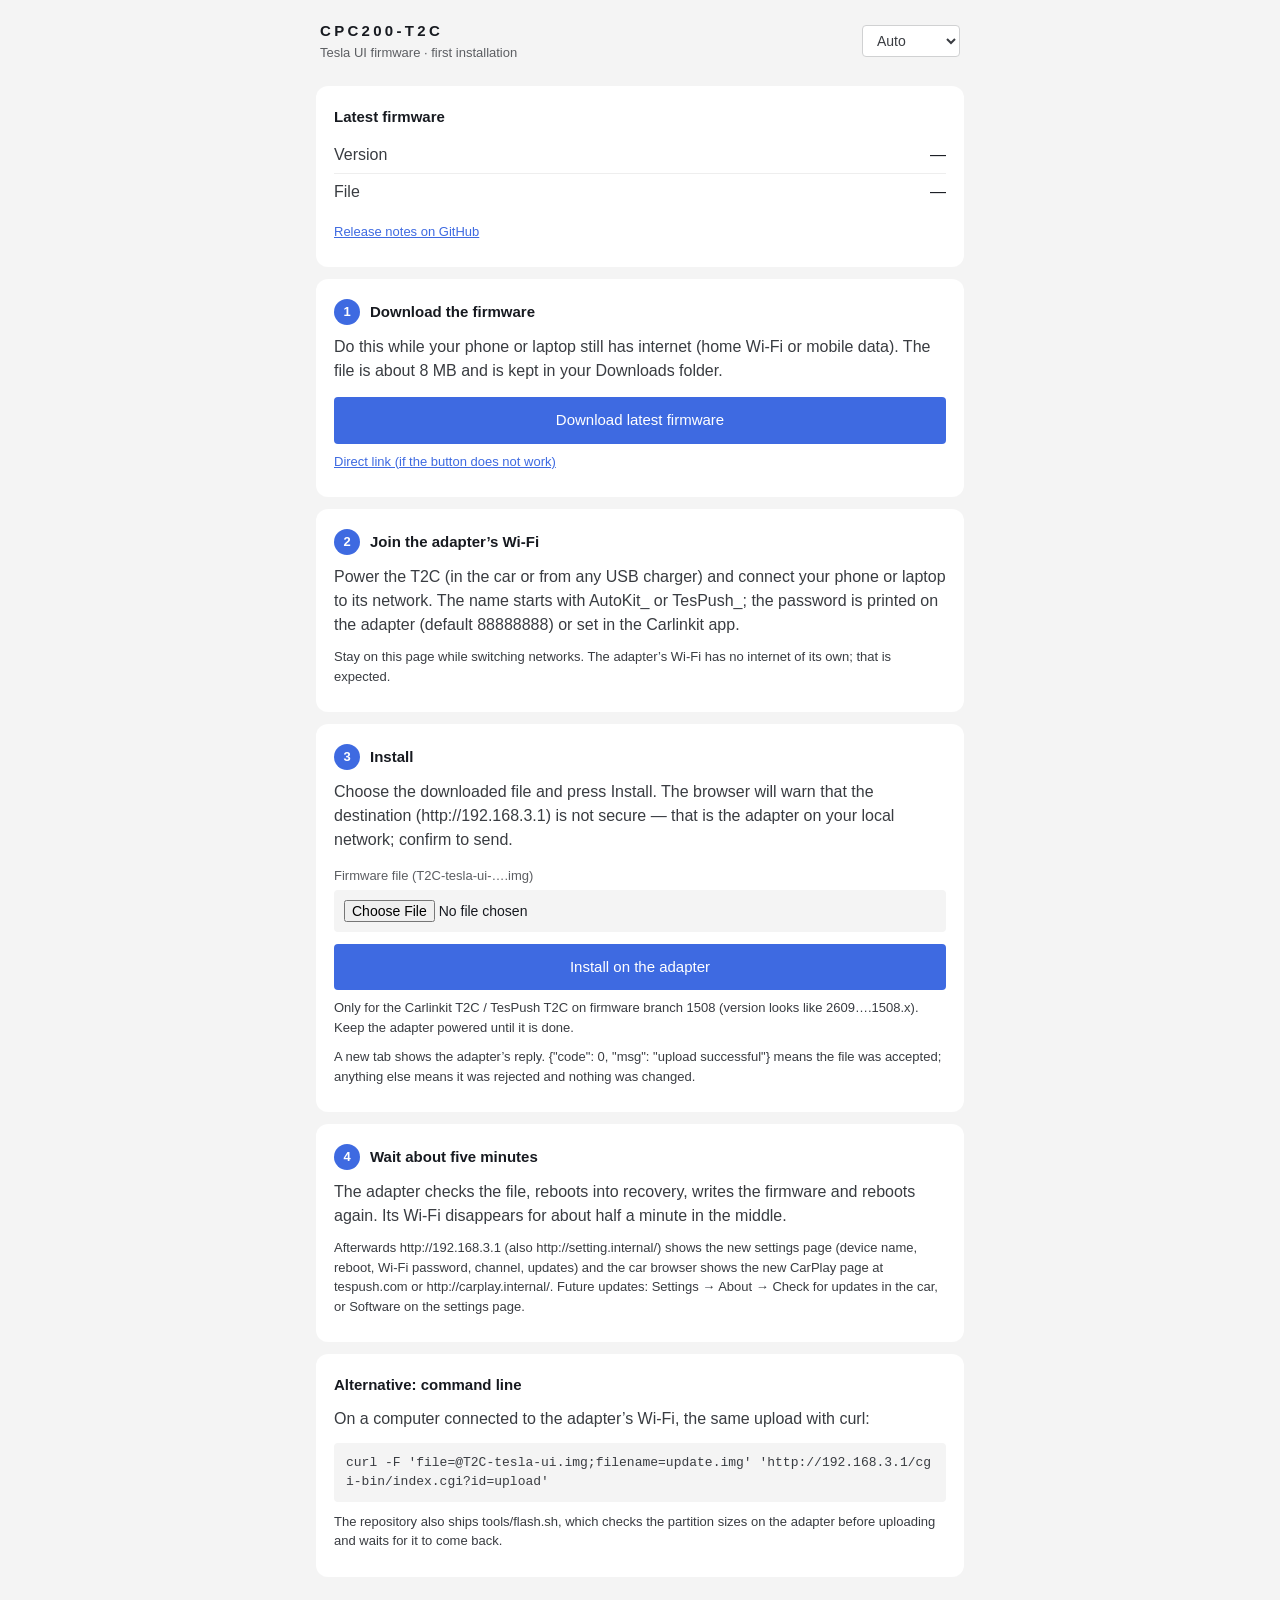
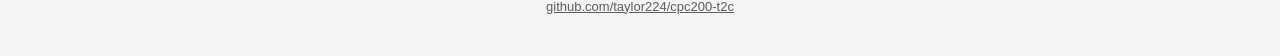
<file: docs/index.html>
<!doctype html>
<html lang="en">
<head>
<meta charset="utf-8">
<meta name="viewport" content="width=device-width, initial-scale=1, viewport-fit=cover">
<meta name="color-scheme" content="light dark">
<title>CPC200-T2C firmware installer</title>
<link rel="stylesheet" href="install.css">
</head>
<body>
<header class="top">
  <div class="brand"><span class="brand-name">CPC200‑T2C</span><span class="brand-sub" data-i18n="sub"></span></div>
  <select id="lang" class="lang" aria-label="Language">
    <option value="auto">Auto</option>
    <option value="en">English</option>
    <option value="ko">한국어</option>
    <option value="ja">日本語</option>
    <option value="zh-CN">简体中文</option>
    <option value="zh-TW">繁體中文</option>
  </select>
</header>
<main>
  <section class="card">
    <h2 data-i18n="latest"></h2>
    <div class="row"><span data-i18n="version"></span><b id="ver">…</b></div>
    <div class="row"><span data-i18n="file"></span><b id="file">…</b></div>
    <p class="hint" id="msg"></p>
    <p class="hint"><a id="release-link" href="https://github.com/taylor224/cpc200-t2c/releases" target="_blank" rel="noopener" data-i18n="notes"></a></p>
  </section>

  <section class="card">
    <h2><span class="step">1</span><span data-i18n="s1.title"></span></h2>
    <p data-i18n="s1.text"></p>
    <div class="actions">
      <button class="btn btn-primary" id="btn-download" data-i18n="s1.button"></button>
    </div>
    <div id="dl-prog" class="prog hidden"><div class="bar"><div id="dl-bar"></div></div><div id="dl-msg"></div></div>
    <p class="hint"><a id="direct-link" href="#" download data-i18n="s1.direct"></a></p>
  </section>

  <section class="card">
    <h2><span class="step">2</span><span data-i18n="s2.title"></span></h2>
    <p data-i18n="s2.text"></p>
    <p class="hint" data-i18n="s2.hint"></p>
  </section>

  <section class="card">
    <h2><span class="step">3</span><span data-i18n="s3.title"></span></h2>
    <p data-i18n="s3.text"></p>
    <form id="upload-form" method="POST" enctype="multipart/form-data" action="http://192.168.3.1/cgi-bin/index.cgi?id=upload" target="t2c-reply">
      <label class="field"><span data-i18n="s3.pick"></span><input type="file" name="file" id="in-file" accept=".img,application/octet-stream" required></label>
      <div class="actions"><button class="btn btn-primary" type="submit" id="btn-install" data-i18n="s3.button"></button></div>
    </form>
    <p class="hint" data-i18n="s3.warn"></p>
    <p class="hint" data-i18n="s3.reply"></p>
  </section>

  <section class="card">
    <h2><span class="step">4</span><span data-i18n="s4.title"></span></h2>
    <p data-i18n="s4.text"></p>
    <div id="inst-prog" class="prog hidden">
      <ol class="stages" id="inst-stages">
        <li data-s="send" data-i18n="p.send"></li><li data-s="verify" data-i18n="p.verify"></li><li data-s="write" data-i18n="p.write"></li><li data-s="done" data-i18n="p.done"></li>
      </ol>
      <div class="bar"><div id="inst-bar"></div></div>
      <div class="prog-line"><span id="inst-msg"></span><b id="inst-pct"></b></div>
      <p class="hint" id="inst-eta"></p>
      <div class="actions">
        <a class="btn btn-primary hidden" id="inst-open" href="http://192.168.3.1/" target="_blank" rel="noopener" data-i18n="p.open"></a>
        <button class="btn" type="button" id="inst-cancel" data-i18n="p.cancel"></button>
      </div>
      <p class="hint" data-i18n="p.estimate"></p>
    </div>
    <p class="hint" data-i18n="s4.after"></p>
  </section>

  <section class="card">
    <h2 data-i18n="alt.title"></h2>
    <p data-i18n="alt.text"></p>
    <pre id="curl">curl -F 'file=@T2C-tesla-ui.img;filename=update.img' 'http://192.168.3.1/cgi-bin/index.cgi?id=upload'</pre>
    <p class="hint" data-i18n="alt.hint"></p>
  </section>
  <footer class="foot"><a href="https://github.com/taylor224/cpc200-t2c" target="_blank" rel="noopener">github.com/taylor224/cpc200-t2c</a></footer>
</main>
<script src="install.js"></script>
</body>
</html>
</file>
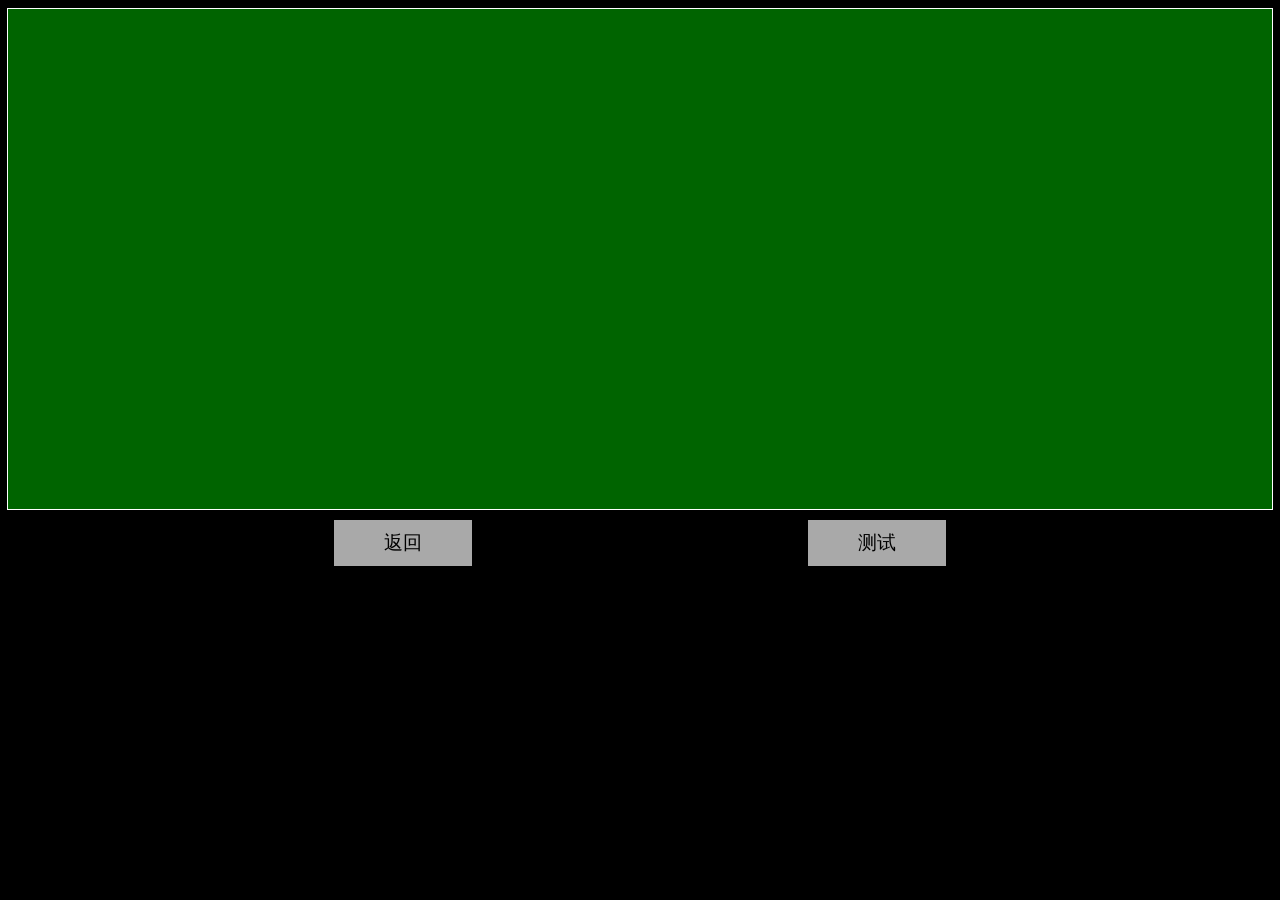
<file: docs/original-www/mic.html>
<html>
<head>
<title>microphone test</title>
<meta charset="utf-8">
<style>
body {
    background-color:black;
    display: flex;
    flex-direction: column;
    align-items: center;
}
.buttons {
    display: flex;
    width: 100%;
    justify-content: space-evenly;
}
.button {
    font-size: larger;
    background-color:darkgrey;
    padding: 10px 50px;
    margin: 10px;
}
.ok {
    color: green;
}
.ng {
    color: red;
}
p {
    font-size:larger;
}
canvas {
    width: 100%;
    height: 500px;
    border: 1px solid white;
    background-color:darkgreen;
}
a {
    display: flex;
    align-items: center;
    text-decoration: none;
    color: black;
}
</style>
</head>
<body>
<canvas id="wave" width="2000" height="2000"></canvas>
<div class="buttons"><div class="button"><a href="/">返回</a></div><div class="button"><a id="mic" href="#">测试</a></div></div>
<p id="res"></p>
<script>
var test_mic = false;
document.addEventListener("DOMContentLoaded", function() {
    var vid = document.getElementById('mic');
    mic.addEventListener('click', function() {
        if (test_mic) {
            return;
        }
        test_mic = true;
        var n = document.getElementById('res');
        n.innerHTML = 'waiting...';
        n = document.getElementById('wave');
        n = n.getContext('2d');
        n.fillStyle = 'darkgreen';
        n.beginPath();
        n.fillRect(0,0,2000,2000);
        n.closePath();
        fetch('/mic_test.pcm').then(r => r.arrayBuffer()).then(a => {
            var pcm = new Int16Array(a.slice(2000));
            var n = document.getElementById('wave');
            let x = 0;
            let y = 1000 - pcm[0] / 4;
            let b = pcm[0];
            let c = pcm[0];

            n = n.getContext('2d');
            n.lineWidth = 2;
            n.strokeStyle = 'greenyellow';

            for (;;) {
                n.moveTo(x, y);
                x ++;
                y = 1000 - pcm[x] / 4;
                if (pcm[x] < b) {
                    b = pcm[x];
                } else if (pcm[x] > c) {
                    c = pcm[x];
                }
                if (y < 0) {
                    y = 0;
                } else if (y > 1999) {
                    y = 1999;
                }
                n.lineTo(x, y);
                if (x > 1998) {
                    break;
                }
            }
            n.stroke();
            n = document.getElementById('res');
            if (b < -200 || c > 200) {
                n.className = 'ok';
                n.innerHTML = 'microphone test OK (' + [b, c] + ')';
            } else {
                n.className = 'ng';
                n.innerHTML = 'microphone test fail (' + [b, c] + ')';
            }
        }).catch(e => console.log(e.message)).finally(() => {
            test_mic = false;
        });
    });
});
</script>
</body>
</html>
</file>
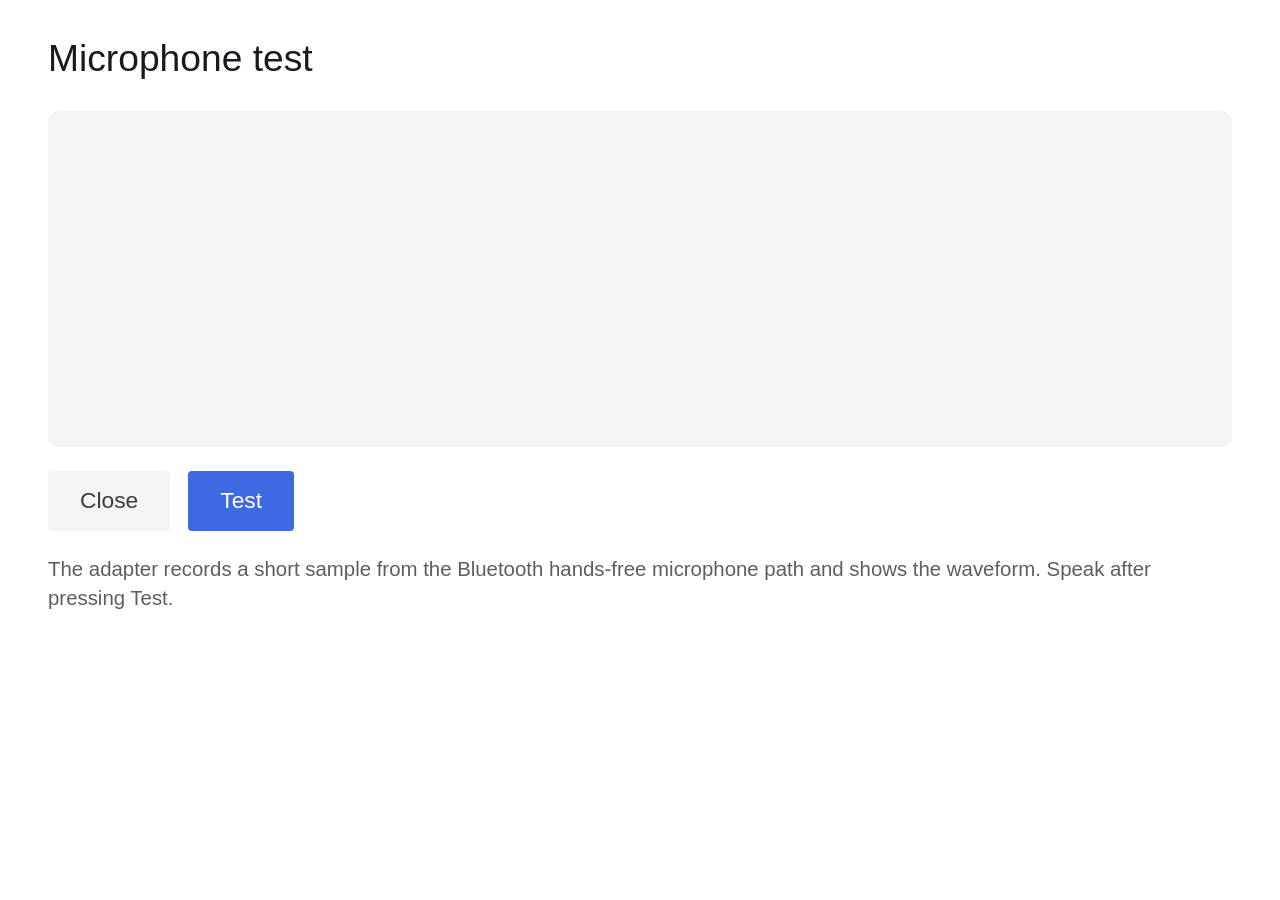
<file: src/www/mic.html>
<!doctype html>
<html lang="en">
<head>
<meta charset="utf-8">
<title>Microphone test</title>
<meta name="viewport" content="width=device-width, initial-scale=1">
<script src="js/boot.js"></script>
<link rel="stylesheet" href="css/styles.css">
<style>
  body { overflow: auto; }
  .wrap { max-width: 56rem; margin: 0 auto; padding: 1.5rem 2rem; }
  .wave { width: 100%; height: 14rem; border-radius: var(--r-card); background: var(--surface-alt); display: block; }
  .bar { display: flex; gap: 0.75rem; margin: 1rem 0; align-items: center; flex-wrap: wrap; }
  .res { font-weight: 500; }
  .res.ok { color: #1FB05A; } .res.ng { color: var(--danger); }
</style>
</head>
<body>
<div class="wrap">
  <h2 class="page-title" data-i18n="sys.mic_test">Microphone test</h2>
  <canvas id="wave" class="wave" width="1600" height="400"></canvas>
  <div class="bar">
    <a class="btn btn-secondary" href="/" data-i18n="dlg.close">Close</a>
    <button class="btn btn-primary" id="mic">Test</button>
    <span id="res" class="res"></span>
  </div>
  <p class="muted small">The adapter records a short sample from the Bluetooth hands-free microphone path and shows the waveform. Speak after pressing Test.</p>
</div>
<script src="js/i18n.js"></script>
<script>
(function () {
  I18N.init();
  var busy = false;
  var c = document.getElementById('wave'), ctx = c.getContext('2d');
  function clear() {
    ctx.fillStyle = getComputedStyle(document.body).getPropertyValue('--surface-alt') || '#f4f4f4';
    ctx.fillRect(0, 0, c.width, c.height);
  }
  clear();
  document.getElementById('mic').onclick = function () {
    if (busy) return;
    busy = true;
    var res = document.getElementById('res'); res.className = 'res'; res.textContent = '…';
    clear();
    fetch('/mic_test.pcm', { cache: 'no-store' }).then(function (r) { return r.arrayBuffer(); }).then(function (a) {
      var pcm = new Int16Array(a.slice(2000));
      var n = Math.min(pcm.length, c.width);
      var min = 0, max = 0;
      ctx.lineWidth = 2; ctx.strokeStyle = '#3E6AE1'; ctx.beginPath();
      for (var x = 0; x < n; x++) {
        var v = pcm[Math.floor(x * pcm.length / n)];
        if (v < min) min = v; if (v > max) max = v;
        var y = c.height / 2 - v * (c.height / 2) / 32768;
        if (x === 0) ctx.moveTo(x, y); else ctx.lineTo(x, y);
      }
      ctx.stroke();
      var ok = min < -200 || max > 200;
      res.className = 'res ' + (ok ? 'ok' : 'ng');
      res.textContent = (ok ? 'OK' : 'FAIL') + ' (' + min + ', ' + max + ')';
    }).catch(function (e) { res.className = 'res ng'; res.textContent = e.message; }).then(function () { busy = false; });
  };
})();
</script>
</body>
</html>
</file>
<file: docs/install.css>
:root {
  --blue: #3E6AE1; --white: #FFFFFF; --ash: #F4F4F4; --carbon: #171A20; --graphite: #393C41; --pewter: #5C5E62; --cloud: #EEEEEE; --silver: #D0D1D2;
  --bg: var(--ash); --surface: var(--white); --text: var(--carbon); --text-2: var(--graphite); --text-3: var(--pewter);
  --divider: var(--cloud); --border: var(--silver); --control: var(--ash); --r-ctl: 4px; --r-card: 12px;
}
@media (prefers-color-scheme: dark) {
  :root { --bg: #0F1115; --surface: var(--carbon); --text: #FFFFFF; --text-2: #D8DADF; --text-3: #A0A3A9; --divider: #2A2F37; --border: #3A3F48; --control: #262B33; }
}
* { margin: 0; padding: 0; box-sizing: border-box; }
body { font-family: -apple-system, BlinkMacSystemFont, "Segoe UI", Roboto, "Helvetica Neue", Arial, "Noto Sans", "Apple SD Gothic Neo", "Hiragino Sans", "PingFang SC", "Malgun Gothic", sans-serif;
  font-size: 16px; line-height: 1.5; color: var(--text); background: var(--bg); -webkit-font-smoothing: antialiased; }
.top { display: flex; align-items: center; justify-content: space-between; padding: 20px 20px 8px; max-width: 680px; margin: 0 auto; }
.brand-name { display: block; font-size: 15px; font-weight: 600; letter-spacing: 0.22em; }
.brand-sub { display: block; font-size: 13px; color: var(--text-3); }
.lang { font: inherit; font-size: 14px; color: var(--text-2); background: var(--surface); border: 1px solid var(--border); border-radius: var(--r-ctl); padding: 6px 10px; }
main { padding: 4px 16px 40px; max-width: 680px; margin: 0 auto; }
.card { background: var(--surface); border-radius: var(--r-card); padding: 6px 18px 18px; margin-top: 12px; }
.card h2 { display: flex; align-items: center; gap: 10px; font-size: 15px; font-weight: 600; padding: 14px 0 8px; }
.step { display: inline-flex; align-items: center; justify-content: center; width: 26px; height: 26px; border-radius: 50%; background: var(--blue); color: #fff; font-size: 13px; font-weight: 600; }
.card p { color: var(--text-2); padding: 2px 0 8px; }
.row { display: flex; justify-content: space-between; gap: 12px; padding: 6px 0; border-top: 1px solid var(--divider); }
.row:first-of-type { border-top: 0; }
.row > span { color: var(--text-2); } .row > b { font-weight: 500; text-align: right; word-break: break-all; }
.hint { font-size: 13px; color: var(--text-3); }
.hint a { color: var(--blue); }
.hidden { display: none !important; }
.actions { display: flex; flex-wrap: wrap; gap: 10px; padding: 6px 0; }
.btn { font: inherit; font-size: 15px; font-weight: 500; color: var(--text); background: var(--control); border: 0; border-radius: var(--r-ctl); padding: 12px 18px; flex: 1 1 auto; cursor: pointer; }
.btn-primary { background: var(--blue); color: #fff; }
.btn[disabled] { opacity: 0.45; pointer-events: none; }
.field { display: block; padding: 6px 0; }
.field > span { display: block; font-size: 13px; color: var(--text-3); margin-bottom: 4px; }
.field input[type=file] { width: 100%; font: inherit; font-size: 14px; color: var(--text); background: var(--control); border-radius: var(--r-ctl); padding: 10px; }
.prog { padding: 8px 0 4px; }
.bar { height: 6px; background: var(--control); border-radius: 3px; overflow: hidden; }
.bar > div { height: 100%; width: 0; background: var(--blue); transition: width 0.3s linear; }
#dl-msg { font-size: 13px; color: var(--text-3); padding-top: 6px; }
.prog-line { display: flex; justify-content: space-between; gap: 12px; font-size: 13px; color: var(--text-2); padding-top: 6px; }
.prog-line b { font-weight: 600; font-variant-numeric: tabular-nums; }
.stages { list-style: none; display: flex; gap: 4px; padding: 0 0 10px; margin: 0; counter-reset: stg; }
.stages li { flex: 1 1 0; min-width: 0; font-size: 12px; line-height: 1.3; color: var(--text-3); padding-top: 6px; border-top: 3px solid var(--control); counter-increment: stg; }
.stages li::before { content: counter(stg) ". "; }
.stages li.done { color: var(--text-2); border-top-color: var(--blue); }
.stages li.now { color: var(--text); font-weight: 600; border-top-color: var(--blue); }
a.btn { text-align: center; text-decoration: none; }
pre { font: 13px/1.5 ui-monospace, Menlo, Consolas, monospace; white-space: pre-wrap; word-break: break-all; background: var(--control); border-radius: var(--r-ctl); padding: 10px 12px; color: var(--text-2); margin: 4px 0 8px; }
.foot { text-align: center; font-size: 13px; color: var(--text-3); padding: 20px 0 0; }
.foot a { color: var(--text-3); }
</file>
<file: src/www/css/styles.css>
/* T2C Tesla web UI — design tokens follow DESIGN.md (Tesla-inspired):
 * white canvas, one accent (Electric Blue #3E6AE1), Carbon/Graphite/Pewter text,
 * 4px radius on controls, 12px on large surfaces, 0.33s transitions, no shadows,
 * no gradients. Dark variant uses Carbon Dark surfaces for night driving.
 * Sizes are in rem; the root font size is derived from devicePixelRatio in index.in.
 */

:root {
  --blue: #3E6AE1;
  --blue-hover: #3457B1;
  --white: #FFFFFF;
  --ash: #F4F4F4;
  --carbon: #171A20;
  --graphite: #393C41;
  --pewter: #5C5E62;
  --fog: #8E8E8E;
  --cloud: #EEEEEE;
  --silver: #D0D1D2;
  --danger: #B12E2E;

  --bg: var(--white);
  --surface: var(--white);
  --surface-alt: var(--ash);
  --text: var(--carbon);
  --text-2: var(--graphite);
  --text-3: var(--pewter);
  --placeholder: var(--fog);
  --divider: var(--cloud);
  --border: var(--silver);
  --control: var(--ash);
  --control-on: var(--white);
  --art-stroke: #B9BCC2;
  --art-screen: #F4F4F4;

  --t: 0.33s cubic-bezier(0.5, 0, 0, 0.75);
  --r-ctl: 4px;
  --r-card: 12px;
  --nav-w: 14.5rem;
}

[data-theme="dark"] {
  --bg: #0F1115;
  --surface: var(--carbon);
  --surface-alt: #1F232A;
  --text: #FFFFFF;
  --text-2: #D8DADF;
  --text-3: #A0A3A9;
  --placeholder: #6F7278;
  --divider: #2A2F37;
  --border: #3A3F48;
  --control: #262B33;
  --control-on: #3A3F48;
  --art-stroke: #4A4F58;
  --art-screen: #1F232A;
}

* { margin: 0; padding: 0; box-sizing: border-box; }
html, body { height: 100%; }
body {
  font-family: "Universal Sans Text", "Universal Sans", "Gotham", -apple-system, BlinkMacSystemFont, "Segoe UI", Roboto,
    "Helvetica Neue", Arial, "Noto Sans", "Noto Sans KR", "Noto Sans JP", "Noto Sans SC", "Noto Sans TC",
    "Apple SD Gothic Neo", "Hiragino Sans", "PingFang SC", "PingFang TC", "Malgun Gothic", "Microsoft YaHei", sans-serif;
  font-size: 1rem;
  line-height: 1.43;
  font-weight: 400;
  color: var(--text);
  background: var(--bg);
  -webkit-font-smoothing: antialiased;
  -webkit-tap-highlight-color: transparent;
  overflow: hidden;
  overscroll-behavior: none;
  transition: background-color var(--t), color var(--t);
}
button, input { font: inherit; color: inherit; }
button { cursor: pointer; background: none; border: 0; }
a { color: inherit; text-decoration: none; }
.hidden, [hidden] { display: none !important; }
.mono { font-variant-numeric: tabular-nums; letter-spacing: 0.01em; word-break: break-all; }
.muted { color: var(--text-3); }
.small { font-size: 0.85rem; }

::-webkit-scrollbar { width: 0.25rem; }
::-webkit-scrollbar-thumb { background: var(--border); border-radius: 2px; }

/* ------------------------------------------------------------------ stage */
.stage {
  position: fixed; inset: 0; background: #000; z-index: 20;
  touch-action: none; user-select: none; -webkit-user-select: none;
}
.stage canvas, .stage img {
  position: absolute; inset: 0; width: 100%; height: 100%;
  object-fit: contain; display: block; background: #000;
}
.stats {
  position: absolute; left: 0.5rem; top: 0.5rem; padding: 0.2rem 0.5rem; font-size: 0.7rem;
  color: #fff; background: rgba(0, 0, 0, 0.55); border-radius: var(--r-ctl); pointer-events: none;
  font-variant-numeric: tabular-nums;
}
.stage-msg {
  position: absolute; left: 50%; top: 50%; transform: translate(-50%, -50%);
  color: #fff; background: rgba(0, 0, 0, 0.55); padding: 0.6rem 1rem; border-radius: var(--r-ctl);
  font-size: 0.95rem; pointer-events: none; white-space: nowrap;
}
.backlist { position: absolute; right: 0.75rem; top: 0.5rem; color: #ff6b6b; font-size: 0.8rem; pointer-events: none; }

/* -------------------------------------------------------------------- app */
.app { display: flex; width: 100%; height: 100%; background: var(--bg); }

.nav {
  width: var(--nav-w); flex: 0 0 auto; height: 100%; display: flex; flex-direction: column;
  background: var(--surface); padding: 1.25rem 0.75rem 0.75rem; border-right: 1px solid var(--divider);
  transition: background-color var(--t), border-color var(--t);
}
.nav-brand { padding: 0 0.75rem 1rem; }
.wordmark { display: block; font-weight: 500; font-size: 0.95rem; letter-spacing: 0.08em; color: var(--text); }
.brand-sub { display: block; font-size: 0.7rem; color: var(--text-3); margin-top: 0.15rem; }
.nav-list { list-style: none; flex: 1 1 auto; overflow-y: auto; }
.nav-item {
  display: flex; align-items: center; gap: 0.7rem; min-height: 2.4rem; padding: 0.3rem 0.75rem;
  border-radius: var(--r-ctl); color: var(--text-2); font-weight: 500; font-size: 0.95rem;
  transition: color var(--t), background-color var(--t);
}
.nav-item svg { width: 1.3rem; height: 1.3rem; flex: 0 0 auto; }
.nav-item:active { background: var(--surface-alt); }
.nav-item.active { color: var(--text); background: var(--surface-alt); }
.nav-foot { padding-top: 0.5rem; }

.main { flex: 1 1 auto; height: 100%; overflow-y: auto; -webkit-overflow-scrolling: touch; }
.page { display: none; padding: 1.5rem 2rem 2.5rem; max-width: 56rem; margin: 0 auto; }
.page.active { display: block; animation: fadeIn 0.33s ease-out; }
@keyframes fadeIn { from { opacity: 0; } to { opacity: 1; } }

.page-title { font-size: 1.55rem; font-weight: 500; line-height: 1.2; margin-bottom: 1.25rem; }
.group-title { font-size: 0.85rem; font-weight: 500; color: var(--text-3); margin: 1.25rem 0 0.5rem 0.25rem; }
.group { background: var(--surface-alt); border-radius: var(--r-card); margin-bottom: 1rem; overflow: hidden; transition: background-color var(--t); }

.row {
  display: flex; align-items: center; justify-content: space-between; gap: 1rem;
  padding: 0.9rem 1.1rem; min-height: 3.3rem;
}
.row + .row { border-top: 1px solid var(--divider); }
.row-main { flex: 1 1 auto; min-width: 0; }
.row-title { font-weight: 500; }
.row-hint { font-size: 0.8rem; color: var(--text-3); margin-top: 0.15rem; line-height: 1.35; }
.row-value { color: var(--text-2); text-align: right; flex: 0 1 auto; max-width: 60%; }
.row-inline { display: flex; align-items: center; gap: 0.5rem; max-width: none; flex-wrap: wrap; justify-content: flex-end; }

/* buttons */
.btn {
  display: inline-flex; align-items: center; justify-content: center; min-height: 2.5rem; padding: 0.3rem 1.25rem;
  border-radius: var(--r-ctl); font-weight: 500; font-size: 0.95rem; border: 2px solid transparent;
  transition: background-color var(--t), color var(--t), border-color var(--t); white-space: nowrap;
}
.btn-primary { background: var(--blue); color: #fff; }
.btn-primary:active { background: var(--blue-hover); }
.btn-secondary { background: var(--control); color: var(--text-2); }
[data-theme="dark"] .btn-secondary { background: var(--control-on); color: var(--text); }
.btn-secondary:active { border-color: var(--border); }
.btn-danger { background: transparent; color: var(--danger); border-color: var(--danger); }
.btn-danger:active { background: var(--danger); color: #fff; }
.btn-sm { min-height: 2.1rem; padding: 0.2rem 0.9rem; font-size: 0.85rem; }
.btn-block { width: 100%; }
.btn[disabled] { opacity: 0.5; pointer-events: none; }

/* switch */
.switch { position: relative; display: inline-block; width: 3.2rem; height: 1.8rem; flex: 0 0 auto; }
.switch input { opacity: 0; width: 0; height: 0; position: absolute; }
.switch span {
  position: absolute; inset: 0; border-radius: 1rem; background: var(--border);
  transition: background-color var(--t);
}
.switch span::before {
  content: ""; position: absolute; width: 1.4rem; height: 1.4rem; left: 0.2rem; top: 0.2rem; border-radius: 50%;
  background: #fff; transition: transform var(--t);
}
.switch input:checked + span { background: var(--blue); }
.switch input:checked + span::before { transform: translateX(1.4rem); }

/* segmented control */
.seg { display: inline-flex; background: var(--control); border-radius: var(--r-ctl); padding: 0.15rem; flex: 0 0 auto; max-width: 100%; flex-wrap: wrap; }
[data-theme="dark"] .seg { background: #262B33; }
.seg button {
  padding: 0.3rem 0.8rem; min-height: 2rem; border-radius: 3px; color: var(--text-3); font-weight: 500; font-size: 0.85rem;
  transition: background-color var(--t), color var(--t); white-space: nowrap;
}
.seg button.on { background: var(--control-on); color: var(--text); }
[data-theme="dark"] .seg button.on { background: var(--control-on); }

/* fields */
.field {
  background: var(--surface); border: 1px solid var(--border); border-radius: var(--r-ctl); padding: 0.4rem 0.7rem;
  color: var(--text); min-height: 2.3rem; outline: none; transition: border-color var(--t);
}
.field:focus { border-color: var(--blue); }
.field::placeholder { color: var(--placeholder); }
.field-inline { width: 9rem; }
.field-wide { width: 18rem; max-width: 100%; }

.pill {
  display: inline-block; padding: 0.1rem 0.7rem; border-radius: 1rem; background: var(--control-on);
  border: 1px solid var(--border); color: var(--text); font-weight: 500; white-space: nowrap;
}
[data-theme="dark"] .pill { background: var(--control); }

/* -------------------------------------------------------------------- hero */
.hero { display: flex; flex-direction: column; align-items: center; text-align: center; padding-top: 0.5rem; }
.hero-art { width: 16rem; max-width: 60vw; height: 10rem; margin-bottom: 0.5rem; }
.art-waves path { opacity: 0.25; }
.art-waves .w1 { animation: wave 2.4s ease-in-out infinite; }
.art-waves .w2 { animation: wave 2.4s ease-in-out 0.6s infinite; }
.idle .art-waves .w1, .idle .art-waves .w2 { animation-play-state: paused; }
@keyframes wave { 0%, 100% { opacity: 0.15; } 50% { opacity: 0.9; } }
.hero-title { font-family: "Universal Sans Display", "Universal Sans Text", inherit; font-size: 2.5rem; font-weight: 500; line-height: 1.2; }
.hero-sub { color: var(--text-3); margin-top: 0.2rem; }
.hero-status { display: flex; align-items: center; gap: 0.5rem; margin: 1rem 0 1.25rem; color: var(--text-2); font-weight: 500; min-height: 1.6rem; }
.dot { width: 0.6rem; height: 0.6rem; border-radius: 50%; background: var(--fog); transition: background-color var(--t); }
.dot.on { background: var(--blue); }
.dot.ok { background: #1FB05A; }
.spinner {
  width: 1.1rem; height: 1.1rem; border-radius: 50%; border: 2px solid var(--border); border-top-color: var(--blue);
  animation: spin 0.9s linear infinite; flex: 0 0 auto;
}
@keyframes spin { to { transform: rotate(360deg); } }

.steps { list-style: none; text-align: left; display: flex; flex-direction: column; gap: 0.55rem; max-width: 32rem; width: 100%; }
.steps li { display: flex; gap: 0.75rem; align-items: flex-start; color: var(--text-2); }
.step-n {
  flex: 0 0 auto; width: 1.6rem; height: 1.6rem; border-radius: 50%; background: var(--surface-alt);
  display: inline-flex; align-items: center; justify-content: center; font-weight: 500; font-size: 0.8rem; color: var(--text);
}
.hero-top { width: 100%; display: flex; justify-content: center; margin: 0 0 1.25rem; }
.btn-xl { min-height: 3.8rem; padding: 0.6rem 2.5rem; font-size: 1.35rem; border-radius: 1rem; width: min(100%, 24rem); }
.hero-actions { display: flex; gap: 0.75rem; margin-top: 2rem; flex-wrap: wrap; justify-content: center; }
.hero-actions .btn { min-width: 11rem; }
.qr-card { margin-top: 1.25rem; padding: 1rem; background: #fff; border-radius: var(--r-card); border: 1px solid var(--divider); }
.qr { width: 9rem; height: 9rem; margin: 0 auto 0.5rem; display: flex; align-items: center; justify-content: center; }
.qr img, .qr canvas { width: 100%; height: 100%; }
.hero-foot { margin-top: 1.5rem; }
.update-banner {
  display: flex; align-items: center; gap: 0.6rem; width: min(100%, 24rem); margin: 0 auto 1.25rem; padding: 0.7rem 1.1rem;
  border-radius: var(--r-card); border: 1px solid var(--blue); background: var(--surface); color: var(--text); font-weight: 500; text-align: left;
}
.update-banner .dot { flex: 0 0 auto; }
.update-banner-go { margin-left: auto; color: var(--blue); white-space: nowrap; }
.notes { max-height: 40vh; overflow-y: auto; margin: 0.75rem 0; padding: 0.75rem 1rem; background: var(--surface-alt); border-radius: var(--r-ctl); }
.notes-v { font-weight: 500; color: var(--text); }
.notes-text { color: var(--text-2); white-space: pre-line; margin-top: 0.2rem; }
.notes-text + .notes-v { margin-top: 0.8rem; }

.connecting { display: flex; align-items: center; gap: 0.6rem; color: var(--text-2); margin-top: 1rem; }

/* ------------------------------------------------------------- devices list */
.dev-item { display: flex; align-items: center; justify-content: space-between; gap: 1rem; padding: 0.8rem 1.1rem; }
.dev-item + .dev-item { border-top: 1px solid var(--divider); }
.dev-name { font-weight: 500; display: flex; align-items: center; gap: 0.6rem; min-width: 0; }
.dev-name span { overflow: hidden; text-overflow: ellipsis; white-space: nowrap; }
.dev-tag { font-size: 0.75rem; color: var(--blue); font-weight: 500; border: 1px solid var(--blue); border-radius: 1rem; padding: 0 0.5rem; }
.dev-actions { display: flex; gap: 0.5rem; flex: 0 0 auto; }
.dev-empty { padding: 1.4rem 1.1rem; color: var(--text-3); text-align: center; }

/* ---------------------------------------------------------------- cellular */
.sig { display: flex; align-items: center; gap: 0.6rem; justify-content: flex-end; }
.bars { display: inline-flex; align-items: flex-end; gap: 0.15rem; height: 1.1rem; }
.bars i { display: block; width: 0.3rem; background: var(--border); border-radius: 1px; transition: background-color var(--t); }
.bars i:nth-child(1) { height: 20%; } .bars i:nth-child(2) { height: 40%; } .bars i:nth-child(3) { height: 60%; }
.bars i:nth-child(4) { height: 80%; } .bars i:nth-child(5) { height: 100%; }
.bars[data-level="1"] i:nth-child(-n+1), .bars[data-level="2"] i:nth-child(-n+2), .bars[data-level="3"] i:nth-child(-n+3),
.bars[data-level="4"] i:nth-child(-n+4), .bars[data-level="5"] i:nth-child(-n+5) { background: var(--blue); }

/* ---------------------------------------------------------------- language */
.lang-grid { display: grid; grid-template-columns: repeat(auto-fill, minmax(11rem, 1fr)); gap: 0.5rem; padding: 0.75rem; }
.lang-grid button {
  padding: 0.75rem 1rem; border-radius: var(--r-ctl); background: var(--surface); color: var(--text-2); font-weight: 500;
  border: 2px solid transparent; text-align: left; transition: border-color var(--t), color var(--t);
}
[data-theme="dark"] .lang-grid button { background: var(--control); }
.lang-grid button.on { border-color: var(--blue); color: var(--text); }

/* --------------------------------------------------------------- icon grid */
.icon-grid { display: grid; grid-template-columns: repeat(auto-fill, minmax(5.5rem, 1fr)); gap: 0.75rem; padding: 0.75rem 1.1rem 1rem; }
.icon-grid img { width: 100%; aspect-ratio: 1; object-fit: contain; border-radius: var(--r-card); border: 2px solid transparent; background: var(--surface); padding: 0.4rem; transition: border-color var(--t); }
.icon-grid img.on { border-color: var(--blue); }

/* ----------------------------------------------------------------- dialogs */
.dialog-backdrop { position: fixed; inset: 0; background: rgba(128, 128, 128, 0.65); z-index: 30; display: flex; align-items: center; justify-content: center; padding: 1rem; }
.dialog { background: var(--surface); color: var(--text); border-radius: var(--r-card); width: 28rem; max-width: 100%; max-height: 90vh; overflow: auto; }
.dialog-body { padding: 1.5rem 1.5rem 1rem; }
.dialog-title { font-size: 1.15rem; font-weight: 500; margin-bottom: 0.5rem; }
.dialog-text { color: var(--text-2); white-space: pre-line; }
.dialog-actions { display: flex; gap: 0.5rem; padding: 0.5rem 1.5rem 1.5rem; justify-content: flex-end; }
.dialog .field { width: 100%; margin-top: 0.75rem; }
.progress { height: 0.4rem; background: var(--control); border-radius: 2px; overflow: hidden; margin-top: 1rem; }
.progress i { display: block; height: 100%; background: var(--blue); width: 0; transition: width 0.2s linear; }
.chlist { display: grid; grid-template-columns: repeat(auto-fill, minmax(4.2rem, 1fr)); gap: 0.4rem; margin-top: 0.75rem; }
.chlist button { padding: 0.45rem 0; border-radius: var(--r-ctl); background: var(--control); color: var(--text-2); font-weight: 500; border: 2px solid transparent; }
.chlist button.on { border-color: var(--blue); color: var(--text); }
.chlist button small { display: block; font-size: 0.7rem; font-weight: 400; color: var(--text-3); margin-top: 0.1rem; }
.chlegend { margin: 0.6rem 0 0; font-size: 0.8rem; color: var(--text-3); }
.toast {
  position: fixed; left: 50%; bottom: 1.25rem; transform: translateX(-50%); z-index: 40; padding: 0.55rem 1rem;
  background: var(--carbon); color: #fff; border-radius: var(--r-ctl); font-size: 0.9rem; max-width: 90vw; text-align: center;
}
[data-theme="dark"] .toast { background: #fff; color: var(--carbon); }

/* -------------------------------------------------------------- responsive */
@media (max-width: 720px) {
  :root { --nav-w: 4.2rem; }
  .nav { padding-left: 0.5rem; padding-right: 0.5rem; }
  .nav-brand, .nav-item span, .nav-foot { display: none; }
  .nav-item { justify-content: center; padding: 0.5rem; }
  .page { padding: 1.25rem 1rem 2rem; }
  .row { flex-direction: column; align-items: stretch; gap: 0.6rem; }
  .row-value { max-width: none; text-align: left; }
  .row-inline { justify-content: flex-start; }
  .seg { align-self: flex-start; }
  .switch { align-self: flex-end; }
}
@media (max-height: 560px) {
  .hero-art { height: 6rem; }
  .hero-title { font-size: 2rem; }
  .steps { gap: 0.3rem; }
}

/* About › Recent events */
.events { margin: 0; max-height: 55vh; overflow: auto; white-space: pre-wrap; font: 0.78rem/1.4 ui-monospace, Menlo, Consolas, monospace; color: var(--fg-muted, inherit); }
</file>
